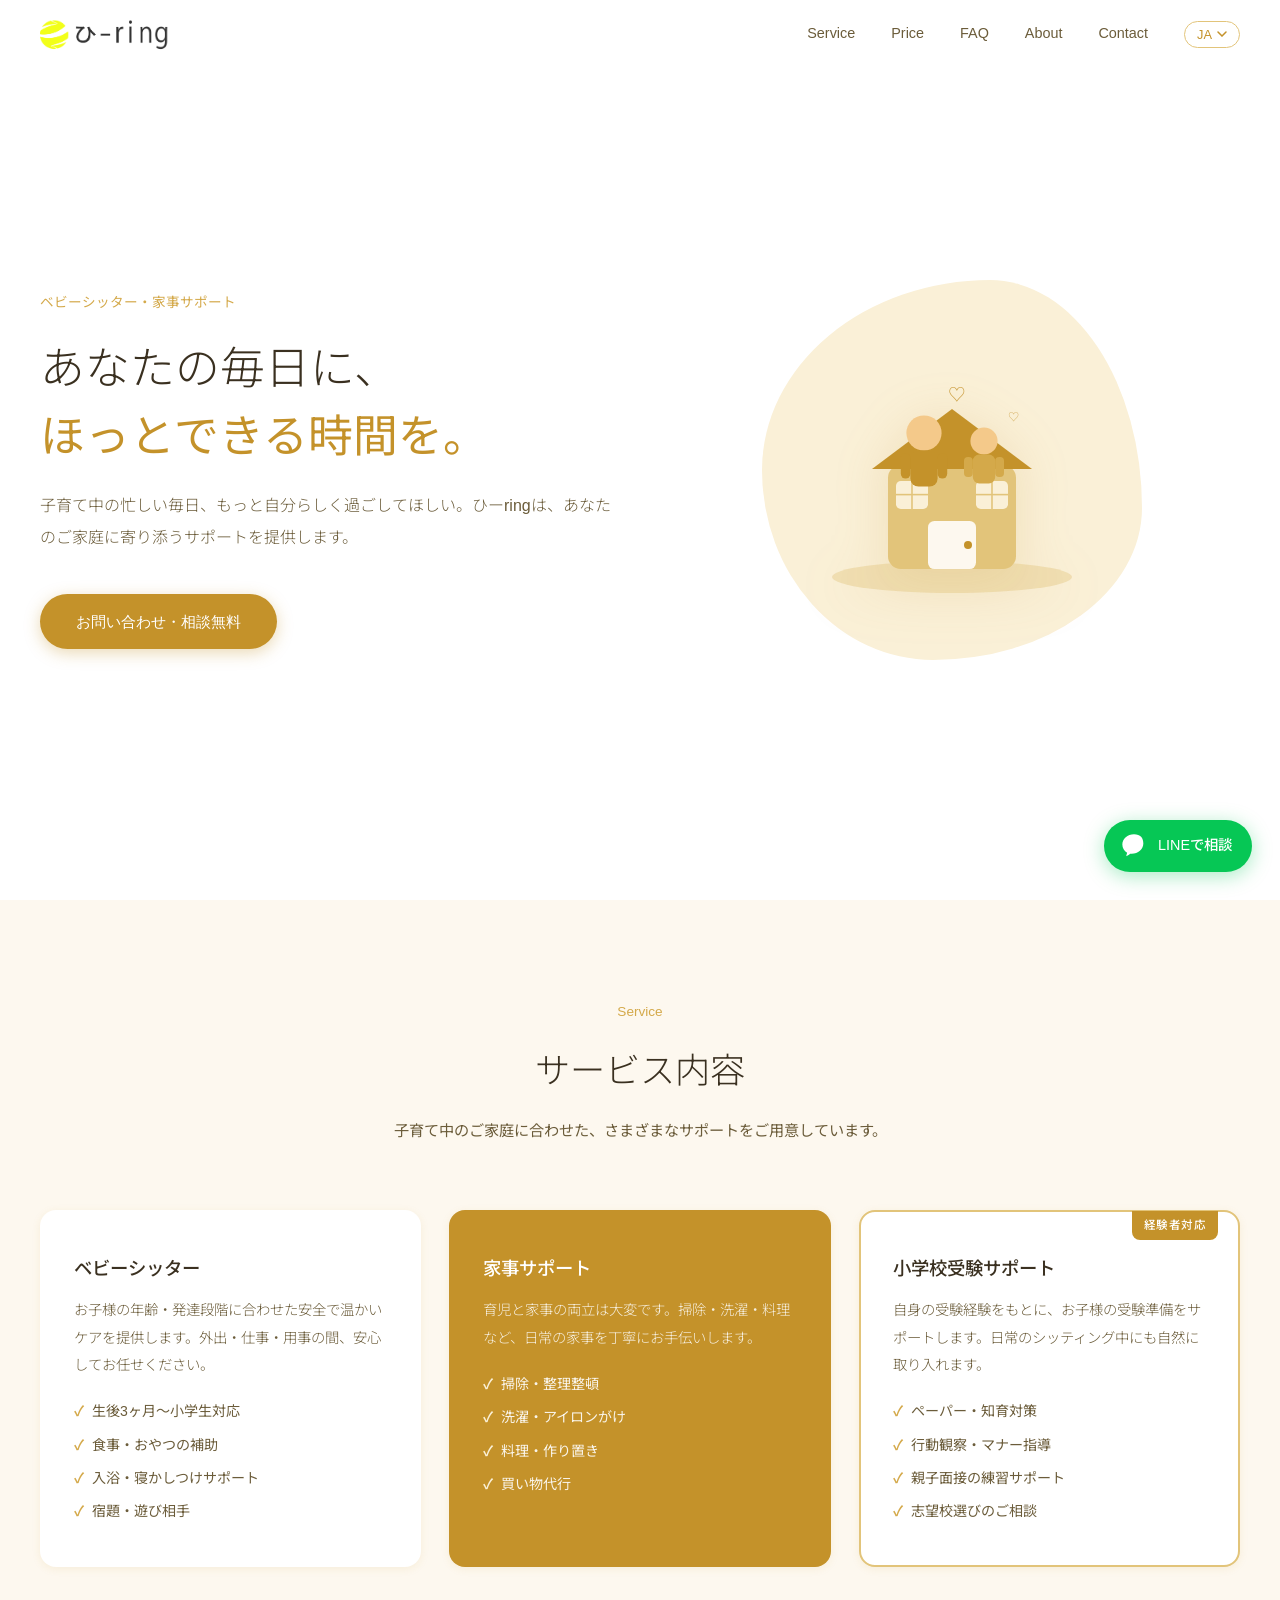
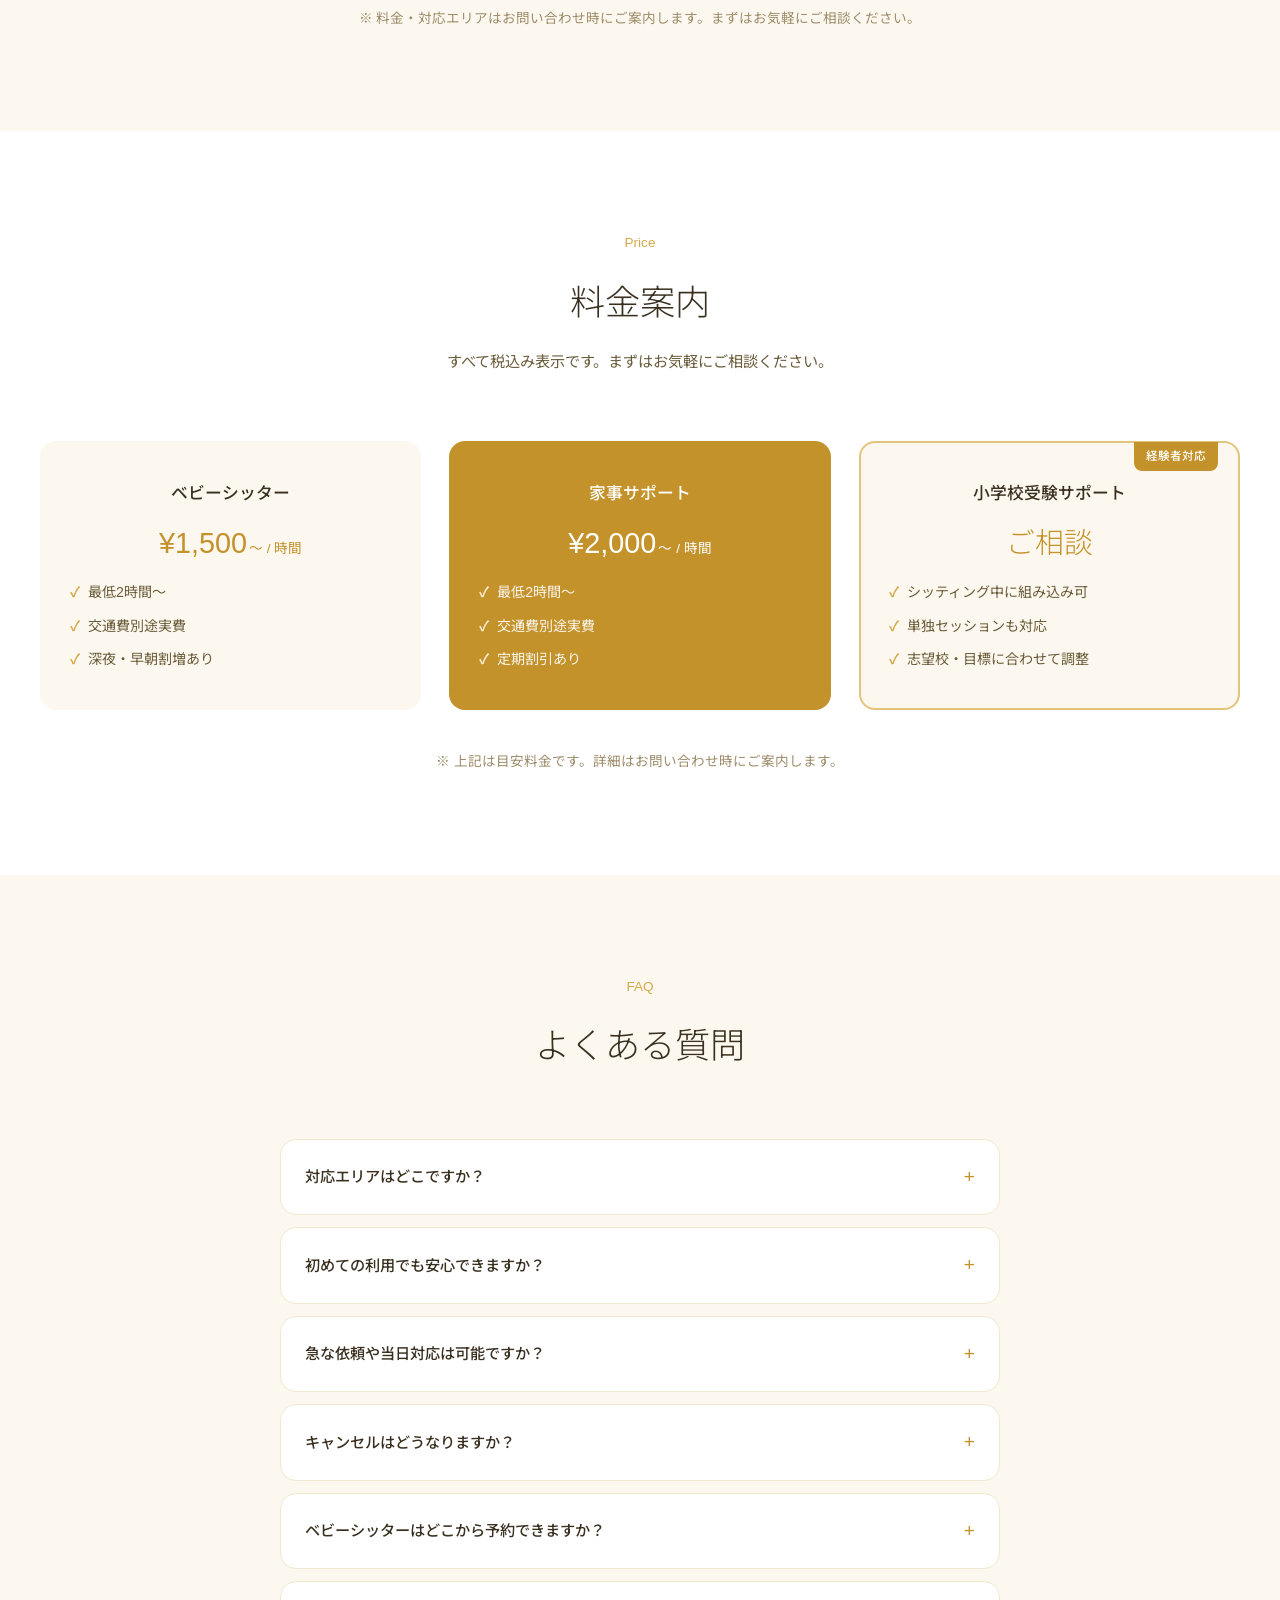
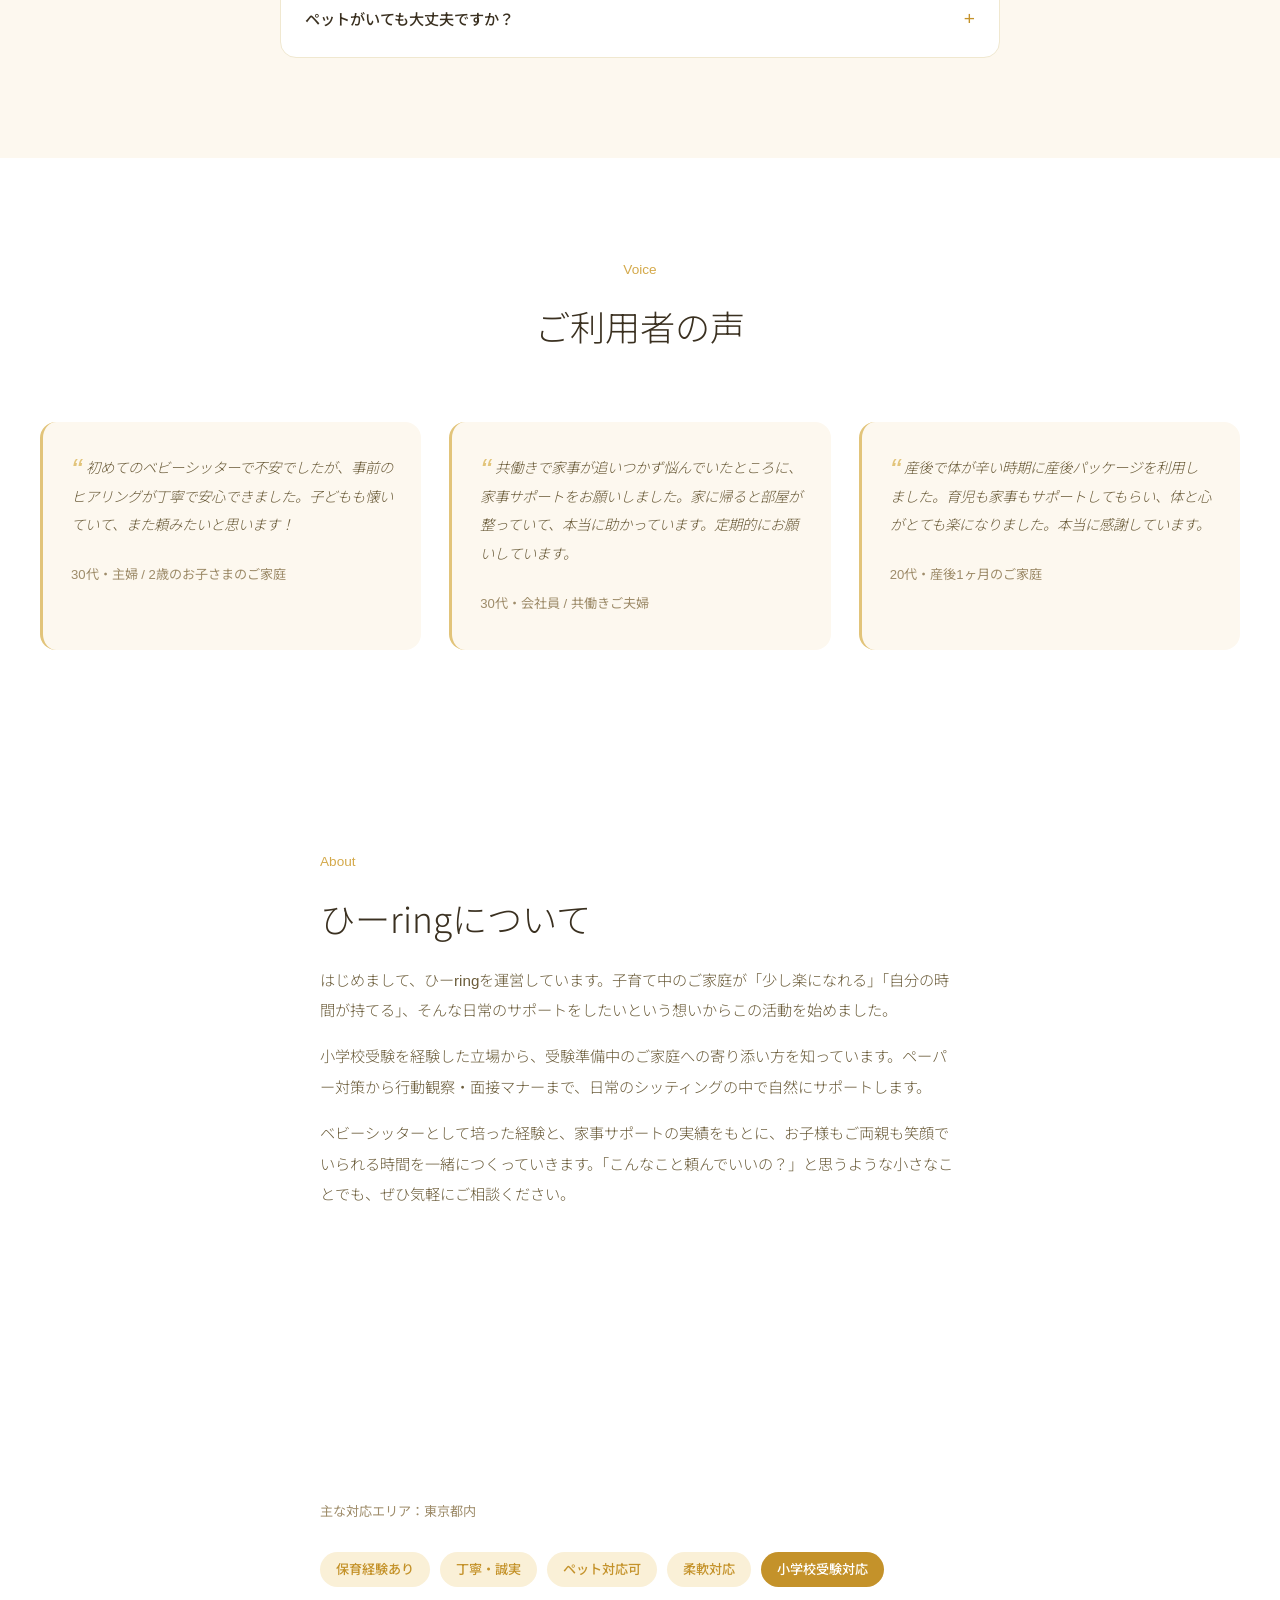
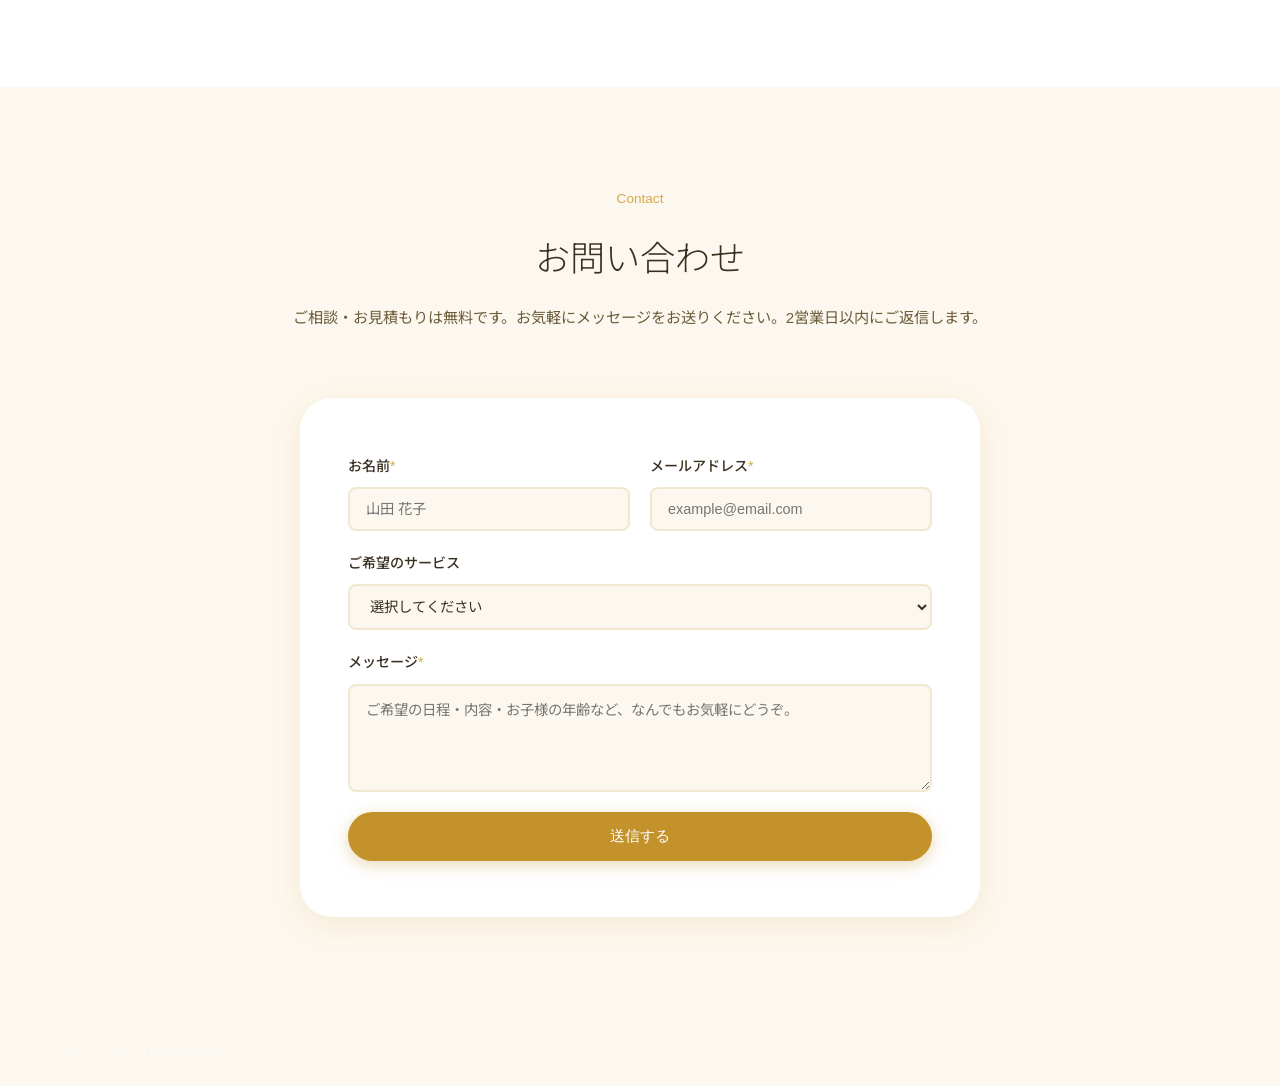
<file: index.html>
<!DOCTYPE html>
<html lang="ja">
<head>
  <meta charset="UTF-8" />
  <meta name="viewport" content="width=device-width, initial-scale=1.0" />
  <title>ひーring | ベビーシッター・家事サポート</title>

  <!-- Favicon -->
  <link rel="icon" type="image/png" href="logo.png" />
  <link rel="apple-touch-icon" href="logo.png" />

  <!-- OGP -->
  <meta property="og:title" content="ひーring | ベビーシッター・家事サポート" />
  <meta property="og:description" content="子育て中のご家庭に寄り添うサポート。ベビーシッター・家事サポート・産後ケアなど、まずはお気軽にご相談ください。" />
  <meta property="og:image" content="logo.png" />
  <meta property="og:type" content="website" />
  <meta name="twitter:card" content="summary" />
  <meta name="description" content="子育て中のご家庭に寄り添うサポート。ベビーシッター・家事サポート・産後ケアなど、まずはお気軽にご相談ください。" />

  <!-- Google Analytics（デプロイ後にGA_MEASUREMENT_IDを差し替えてください） -->
  <!-- <script async src="https://www.googletagmanager.com/gtag/js?id=GA_MEASUREMENT_ID"></script>
  <script>window.dataLayer=window.dataLayer||[];function gtag(){dataLayer.push(arguments);}gtag('js',new Date());gtag('config','GA_MEASUREMENT_ID');</script> -->

  <link rel="preconnect" href="https://fonts.googleapis.com" />
  <link rel="preconnect" href="https://fonts.gstatic.com" crossorigin />
  <link href="https://fonts.googleapis.com/css2?family=Noto+Sans+JP:wght@300;400;500&display=swap" rel="stylesheet" />
  <link rel="stylesheet" href="style.css" />
</head>
<body>

  <!-- NAV -->
  <header class="nav" id="nav">
    <div class="nav__inner">
      <a href="#top" class="nav__logo">
        <img src="logo.png" alt="ひーring" class="nav__logo-img" />
      </a>
      <button class="nav__hamburger" id="hamburger"><span></span><span></span><span></span></button>
      <nav class="nav__links" id="navLinks">
        <a href="#service">Service</a>
        <a href="#price">Price</a>
        <a href="#faq">FAQ</a>
        <a href="#about">About</a>
        <a href="#contact">Contact</a>
        <div class="lang-dropdown" id="langDropdown">
          <button class="lang-toggle" id="langToggle">
            <span id="langLabel">JA</span>
            <svg width="10" height="6" viewBox="0 0 10 6" fill="none"><path d="M1 1l4 4 4-4" stroke="currentColor" stroke-width="1.5" stroke-linecap="round"/></svg>
          </button>
          <ul class="lang-menu">
            <li><button data-lang="ja">日本語</button></li>
            <li><button data-lang="en">English</button></li>
            <li><button data-lang="zh-cn">中文（简体）</button></li>
            <li><button data-lang="zh-hk">中文（香港）</button></li>
            <li><button data-lang="zh-tw">中文（台灣）</button></li>
          </ul>
        </div>
      </nav>
    </div>
  </header>

  <!-- HERO -->
  <section class="hero" id="top">
    <div class="hero__content">
      <p class="hero__eyebrow"
        data-ja="ベビーシッター・家事サポート" data-en="Babysitting & Household Support"
        data-zh-cn="育儿保姆・家务帮助" data-zh-hk="保姆服務・家務協助" data-zh-tw="保母服務・家務協助">ベビーシッター・家事サポート</p>
      <h1 class="hero__title">
        <span data-ja="あなたの毎日に、" data-en="A moment to breathe," data-zh-cn="让您的每一天，" data-zh-hk="讓您的每一天，" data-zh-tw="讓您的每一天，">あなたの毎日に、</span><br>
        <span class="hero__title-accent"
          data-ja="ほっとできる時間を。" data-en="in your everyday life." data-zh-cn="多一点喘息的时间。" data-zh-hk="多一點喘息的時間。" data-zh-tw="多一點喘息的時間。">ほっとできる時間を。</span>
      </h1>
      <p class="hero__sub"
        data-ja="子育て中の忙しい毎日、もっと自分らしく過ごしてほしい。ひーringは、あなたのご家庭に寄り添うサポートを提供します。"
        data-en="Parenting is busy. ひーring is here to support your family so you can take a moment for yourself."
        data-zh-cn="育儿的日子很忙碌。ひーring为您的家庭提供贴心支持，让您拥有属于自己的时间。"
        data-zh-hk="育兒的日子很忙碌。ひーring為您的家庭提供貼心支援，讓您擁有屬於自己的時間。"
        data-zh-tw="育兒的日子很忙碌。ひーring為您的家庭提供貼心支援，讓您擁有屬於自己的時間。">
        子育て中の忙しい毎日、もっと自分らしく過ごしてほしい。<br>
        ひーringは、あなたのご家庭に寄り添うサポートを提供します。
      </p>
      <a href="#contact" class="btn btn--primary"
        data-ja="お問い合わせ・相談無料" data-en="Free Consultation"
        data-zh-cn="免费咨询" data-zh-hk="免費諮詢" data-zh-tw="免費諮詢">お問い合わせ・相談無料</a>
    </div>
    <div class="hero__visual">
      <div class="hero__blob"></div>
      <div class="hero__illustration">
        <svg viewBox="0 0 400 400" xmlns="http://www.w3.org/2000/svg" aria-hidden="true">
          <ellipse cx="200" cy="340" rx="150" ry="20" fill="#e2c47a" opacity="0.4"/>
          <rect x="120" y="200" width="160" height="130" rx="16" fill="#e2c47a"/>
          <polygon points="100,205 200,130 300,205" fill="#c4922a"/>
          <rect x="170" y="270" width="60" height="60" rx="8" fill="#fdf8ef"/>
          <circle cx="220" cy="300" r="5" fill="#c4922a"/>
          <rect x="130" y="220" width="40" height="35" rx="6" fill="#faf0d7"/>
          <line x1="150" y1="220" x2="150" y2="255" stroke="#e2c47a" stroke-width="2"/>
          <line x1="130" y1="237" x2="170" y2="237" stroke="#e2c47a" stroke-width="2"/>
          <rect x="230" y="220" width="40" height="35" rx="6" fill="#faf0d7"/>
          <line x1="250" y1="220" x2="250" y2="255" stroke="#e2c47a" stroke-width="2"/>
          <line x1="230" y1="237" x2="270" y2="237" stroke="#e2c47a" stroke-width="2"/>
          <circle cx="165" cy="160" r="22" fill="#f4c98a"/>
          <rect x="148" y="182" width="34" height="45" rx="10" fill="#c4922a"/>
          <rect x="136" y="185" width="12" height="32" rx="6" fill="#c4922a"/>
          <rect x="182" y="185" width="12" height="32" rx="6" fill="#c4922a"/>
          <circle cx="240" cy="170" r="17" fill="#f4c98a"/>
          <rect x="226" y="187" width="28" height="36" rx="8" fill="#d4a94a"/>
          <rect x="215" y="190" width="11" height="25" rx="5" fill="#d4a94a"/>
          <rect x="254" y="190" width="11" height="25" rx="5" fill="#d4a94a"/>
          <text x="195" y="120" font-size="22" fill="#c4922a" opacity="0.9">♡</text>
          <text x="270" y="145" font-size="14" fill="#c4922a" opacity="0.7">♡</text>
        </svg>
      </div>
    </div>
  </section>


  <!-- SERVICE -->
  <section class="section service" id="service">
    <div class="container">
      <div class="section__header">
        <p class="section__label">Service</p>
        <h2 class="section__title" data-ja="サービス内容" data-en="Our Services" data-zh-cn="服务内容" data-zh-hk="服務內容" data-zh-tw="服務內容">サービス内容</h2>
        <p class="section__desc" data-ja="子育て中のご家庭に合わせた、さまざまなサポートをご用意しています。" data-en="We offer a range of services tailored to families with children." data-zh-cn="我们为有孩子的家庭提供多种贴心服务。" data-zh-hk="我們為有孩子的家庭提供多種貼心服務。" data-zh-tw="我們為有孩子的家庭提供多種貼心服務。">子育て中のご家庭に合わせた、さまざまなサポートをご用意しています。</p>
      </div>
      <div class="service__grid">
        <div class="service-card">
          
          <h3 class="service-card__title" data-ja="ベビーシッター" data-en="Babysitting" data-zh-cn="保姆服务" data-zh-hk="保姆服務" data-zh-tw="保母服務">ベビーシッター</h3>
          <p class="service-card__text" data-ja="お子様の年齢・発達段階に合わせた安全で温かいケアを提供します。外出・仕事・用事の間、安心してお任せください。" data-en="Safe, warm care tailored to your child's age and development." data-zh-cn="根据孩子的年龄和发育阶段提供安全温暖的照护。" data-zh-hk="根據孩子的年齡和發育階段提供安全溫暖的照護。" data-zh-tw="根據孩子的年齡和發育階段提供安全溫暖的照護。">お子様の年齢・発達段階に合わせた安全で温かいケアを提供します。外出・仕事・用事の間、安心してお任せください。</p>
          <ul class="service-card__list">
            <li data-ja="生後3ヶ月〜小学生対応" data-en="3 months – elementary school age" data-zh-cn="3个月～小学生" data-zh-hk="3個月～小學生" data-zh-tw="3個月～小學生">生後3ヶ月〜小学生対応</li>
            <li data-ja="食事・おやつの補助" data-en="Meal & snack assistance" data-zh-cn="饮食辅助" data-zh-hk="飲食輔助" data-zh-tw="飲食輔助">食事・おやつの補助</li>
            <li data-ja="入浴・寝かしつけサポート" data-en="Bath & bedtime support" data-zh-cn="洗澡及就寝协助" data-zh-hk="洗澡及就寢協助" data-zh-tw="洗澡及就寢協助">入浴・寝かしつけサポート</li>
            <li data-ja="宿題・遊び相手" data-en="Homework & playtime" data-zh-cn="作业辅导及陪玩" data-zh-hk="功課輔導及陪玩" data-zh-tw="功課輔導及陪玩">宿題・遊び相手</li>
          </ul>
        </div>
        <div class="service-card service-card--accent">
          
          <h3 class="service-card__title" data-ja="家事サポート" data-en="Household Support" data-zh-cn="家务帮助" data-zh-hk="家務協助" data-zh-tw="家務協助">家事サポート</h3>
          <p class="service-card__text" data-ja="育児と家事の両立は大変です。掃除・洗濯・料理など、日常の家事を丁寧にお手伝いします。" data-en="Balancing childcare and household chores is hard. We'll take care of cleaning, laundry, cooking, and more." data-zh-cn="育儿和家务两者兼顾很辛苦。我们帮您打扫、洗衣、做饭等日常家务。" data-zh-hk="育兒和家務兩者兼顧很辛苦。我們幫您打掃、洗衣、煮飯等日常家務。" data-zh-tw="育兒和家務兩者兼顧很辛苦。我們幫您打掃、洗衣、煮飯等日常家務。">育児と家事の両立は大変です。掃除・洗濯・料理など、日常の家事を丁寧にお手伝いします。</p>
          <ul class="service-card__list">
            <li data-ja="掃除・整理整頓" data-en="Cleaning & tidying" data-zh-cn="打扫整理" data-zh-hk="打掃整理" data-zh-tw="打掃整理">掃除・整理整頓</li>
            <li data-ja="洗濯・アイロンがけ" data-en="Laundry & ironing" data-zh-cn="洗衣及熨衣" data-zh-hk="洗衣及燙衣" data-zh-tw="洗衣及燙衣">洗濯・アイロンがけ</li>
            <li data-ja="料理・作り置き" data-en="Cooking & meal prep" data-zh-cn="烹饪及备餐" data-zh-hk="烹飪及備餐" data-zh-tw="烹飪及備餐">料理・作り置き</li>
            <li data-ja="買い物代行" data-en="Grocery shopping" data-zh-cn="代购" data-zh-hk="代購" data-zh-tw="代購">買い物代行</li>
          </ul>
        </div>
        <div class="service-card service-card--exam">
          <div class="service-card__badge" data-ja="経験者対応" data-en="Expert" data-zh-cn="经验者" data-zh-hk="經驗者" data-zh-tw="經驗者">経験者対応</div>
          
          <h3 class="service-card__title" data-ja="小学校受験サポート" data-en="Elementary School Entrance Exam Support" data-zh-cn="小学入学考试辅导" data-zh-hk="小學入學考試輔導" data-zh-tw="小學入學考試輔導">小学校受験サポート</h3>
          <p class="service-card__text" data-ja="自身の受験経験をもとに、お子様の受験準備をサポートします。日常のシッティング中にも自然に取り入れます。" data-en="Drawing on my own entrance exam experience, I help children prepare naturally during everyday care." data-zh-cn="凭借自身的考试经验，在日常照护中自然融入受验准备。" data-zh-hk="憑藉自身的考試經驗，在日常照護中自然融入受驗準備。" data-zh-tw="憑藉自身的考試經驗，在日常照護中自然融入受驗準備。">自身の受験経験をもとに、お子様の受験準備をサポートします。日常のシッティング中にも自然に取り入れます。</p>
          <ul class="service-card__list">
            <li data-ja="ペーパー・知育対策" data-en="Paper test & cognitive prep" data-zh-cn="笔试及智力训练" data-zh-hk="筆試及智力訓練" data-zh-tw="筆試及智力訓練">ペーパー・知育対策</li>
            <li data-ja="行動観察・マナー指導" data-en="Behavior observation & etiquette" data-zh-cn="行为观察及礼仪指导" data-zh-hk="行為觀察及禮儀指導" data-zh-tw="行為觀察及禮儀指導">行動観察・マナー指導</li>
            <li data-ja="親子面接の練習サポート" data-en="Parent-child interview practice" data-zh-cn="亲子面试练习" data-zh-hk="親子面試練習" data-zh-tw="親子面試練習">親子面接の練習サポート</li>
            <li data-ja="志望校選びのご相談" data-en="School selection consultation" data-zh-cn="志愿学校选择咨询" data-zh-hk="志願學校選擇諮詢" data-zh-tw="志願學校選擇諮詢">志望校選びのご相談</li>
          </ul>
        </div>
      </div>
      <div class="service__note">
        <p data-ja="※ 料金・対応エリアはお問い合わせ時にご案内します。まずはお気軽にご相談ください。" data-en="* Pricing and service areas will be shared upon inquiry." data-zh-cn="※ 费用及服务区域将在咨询时告知。" data-zh-hk="※ 費用及服務區域將在諮詢時告知。" data-zh-tw="※ 費用及服務區域將在諮詢時告知。">※ 料金・対応エリアはお問い合わせ時にご案内します。まずはお気軽にご相談ください。</p>
      </div>
    </div>
  </section>

  <!-- PRICE -->
  <section class="section price" id="price">
    <div class="container">
      <div class="section__header">
        <p class="section__label">Price</p>
        <h2 class="section__title" data-ja="料金案内" data-en="Pricing" data-zh-cn="收费标准" data-zh-hk="收費標準" data-zh-tw="收費標準">料金案内</h2>
        <p class="section__desc" data-ja="すべて税込み表示です。まずはお気軽にご相談ください。" data-en="All prices are tax-included. Feel free to inquire." data-zh-cn="以下价格均含税，欢迎咨询。" data-zh-hk="以下價格均含稅，歡迎諮詢。" data-zh-tw="以下價格均含稅，歡迎諮詢。">すべて税込み表示です。まずはお気軽にご相談ください。</p>
      </div>
      <div class="price__grid">
        <div class="price-card">
          
          <h3 class="price-card__title" data-ja="ベビーシッター" data-en="Babysitting" data-zh-cn="保姆服务" data-zh-hk="保姆服務" data-zh-tw="保母服務">ベビーシッター</h3>
          <div class="price-card__amount">¥1,500<span data-ja="〜 / 時間" data-en="〜 / hr" data-zh-cn="〜 / 小时" data-zh-hk="〜 / 小時" data-zh-tw="〜 / 小時">〜 / 時間</span></div>
          <ul class="price-card__list">
            <li data-ja="最低2時間〜" data-en="Min. 2 hours" data-zh-cn="最少2小时" data-zh-hk="最少2小時" data-zh-tw="最少2小時">最低2時間〜</li>
            <li data-ja="交通費別途実費" data-en="Travel costs extra" data-zh-cn="交通费另计" data-zh-hk="交通費另計" data-zh-tw="交通費另計">交通費別途実費</li>
            <li data-ja="深夜・早朝割増あり" data-en="Late night / early morning surcharge" data-zh-cn="深夜及早晨有附加费" data-zh-hk="深夜及早晨有附加費" data-zh-tw="深夜及早晨有附加費">深夜・早朝割増あり</li>
          </ul>
        </div>
        <div class="price-card price-card--accent">
          
          <h3 class="price-card__title" data-ja="家事サポート" data-en="Household Support" data-zh-cn="家务帮助" data-zh-hk="家務協助" data-zh-tw="家務協助">家事サポート</h3>
          <div class="price-card__amount">¥2,000<span data-ja="〜 / 時間" data-en="〜 / hr" data-zh-cn="〜 / 小时" data-zh-hk="〜 / 小時" data-zh-tw="〜 / 小時">〜 / 時間</span></div>
          <ul class="price-card__list">
            <li data-ja="最低2時間〜" data-en="Min. 2 hours" data-zh-cn="最少2小时" data-zh-hk="最少2小時" data-zh-tw="最少2小時">最低2時間〜</li>
            <li data-ja="交通費別途実費" data-en="Travel costs extra" data-zh-cn="交通费另计" data-zh-hk="交通費另計" data-zh-tw="交通費另計">交通費別途実費</li>
            <li data-ja="定期割引あり" data-en="Regular booking discount" data-zh-cn="定期预约有折扣" data-zh-hk="定期預約有折扣" data-zh-tw="定期預約有折扣">定期割引あり</li>
          </ul>
        </div>
        <div class="price-card price-card--exam">
          <div class="price-card__badge" data-ja="経験者対応" data-en="Expert" data-zh-cn="经验者" data-zh-hk="經驗者" data-zh-tw="經驗者">経験者対応</div>
          
          <h3 class="price-card__title" data-ja="小学校受験サポート" data-en="Exam Support" data-zh-cn="小学入学考试辅导" data-zh-hk="小學入學考試輔導" data-zh-tw="小學入學考試輔導">小学校受験サポート</h3>
          <div class="price-card__amount" data-ja="ご相談" data-en="Inquire" data-zh-cn="请咨询" data-zh-hk="請諮詢" data-zh-tw="請諮詢">ご相談</div>
          <ul class="price-card__list">
            <li data-ja="シッティング中に組み込み可" data-en="Can be included in sitting" data-zh-cn="可融入日常照护" data-zh-hk="可融入日常照護" data-zh-tw="可融入日常照護">シッティング中に組み込み可</li>
            <li data-ja="単独セッションも対応" data-en="Stand-alone sessions available" data-zh-cn="也可单独上课" data-zh-hk="也可單獨上課" data-zh-tw="也可單獨上課">単独セッションも対応</li>
            <li data-ja="志望校・目標に合わせて調整" data-en="Tailored to target school" data-zh-cn="按目标学校定制" data-zh-hk="按目標學校定制" data-zh-tw="按目標學校定制">志望校・目標に合わせて調整</li>
          </ul>
        </div>
      </div>
      <p class="service__note" data-ja="※ 上記は目安料金です。詳細はお問い合わせ時にご案内します。" data-en="* Prices shown are estimates. Details provided upon inquiry." data-zh-cn="※ 以上为参考价格，详情请咨询。" data-zh-hk="※ 以上為參考價格，詳情請諮詢。" data-zh-tw="※ 以上為參考價格，詳情請諮詢。">※ 上記は目安料金です。詳細はお問い合わせ時にご案内します。</p>
    </div>
  </section>

  <!-- FAQ -->
  <section class="section faq" id="faq">
    <div class="container">
      <div class="section__header">
        <p class="section__label">FAQ</p>
        <h2 class="section__title" data-ja="よくある質問" data-en="FAQ" data-zh-cn="常见问题" data-zh-hk="常見問題" data-zh-tw="常見問題">よくある質問</h2>
      </div>
      <div class="faq__list">
        <details class="faq-item">
          <summary class="faq-item__q" data-ja="対応エリアはどこですか？" data-en="What areas do you cover?" data-zh-cn="服务区域在哪里？" data-zh-hk="服務區域在哪裡？" data-zh-tw="服務區域在哪裡？">対応エリアはどこですか？</summary>
          <p class="faq-item__a" data-ja="主に東京都内を中心に対応しています。エリアによっては交通費が発生する場合がありますので、まずはご相談ください。" data-en="We mainly cover central Tokyo. Travel costs may apply depending on the area." data-zh-cn="主要服务东京都内区域。根据地区可能会产生交通费，请先咨询。" data-zh-hk="主要服務東京都內區域。根據地區可能產生交通費，請先諮詢。" data-zh-tw="主要服務東京都內區域。根據地區可能產生交通費，請先諮詢。">主に東京都内を中心に対応しています。エリアによっては交通費が発生する場合がありますので、まずはご相談ください。</p>
        </details>
        <details class="faq-item">
          <summary class="faq-item__q" data-ja="初めての利用でも安心できますか？" data-en="Is it okay for first-time users?" data-zh-cn="第一次使用也没问题吗？" data-zh-hk="第一次使用也沒問題嗎？" data-zh-tw="第一次使用也沒問題嗎？">初めての利用でも安心できますか？</summary>
          <p class="faq-item__a" data-ja="はい、もちろんです。初回は事前にご挨拶・ヒアリングの時間を設けています。お子様の様子やご家庭のルールをしっかり確認した上でサポートを開始します。" data-en="Absolutely. We always start with a pre-visit meeting to learn about your child and household preferences." data-zh-cn="当然可以。我们会在首次服务前安排见面沟通，充分了解孩子情况和家庭习惯。" data-zh-hk="當然可以。我們會在首次服務前安排見面溝通，充分了解孩子情況和家庭習慣。" data-zh-tw="當然可以。我們會在首次服務前安排見面溝通，充分了解孩子情況和家庭習慣。">はい、もちろんです。初回は事前にご挨拶・ヒアリングの時間を設けています。お子様の様子やご家庭のルールをしっかり確認した上でサポートを開始します。</p>
        </details>
        <details class="faq-item">
          <summary class="faq-item__q" data-ja="急な依頼や当日対応は可能ですか？" data-en="Can I make a last-minute or same-day request?" data-zh-cn="可以临时或当天预约吗？" data-zh-hk="可以臨時或當天預約嗎？" data-zh-tw="可以臨時或當天預約嗎？">急な依頼や当日対応は可能ですか？</summary>
          <p class="faq-item__a" data-ja="状況によりますが、できる限り対応いたします。まずはLINEまたはお問い合わせフォームよりご連絡ください。" data-en="We'll do our best to accommodate urgent requests. Please contact us via LINE or the inquiry form." data-zh-cn="视情况而定，我们会尽力配合。请通过LINE或联系表单与我们联系。" data-zh-hk="視情況而定，我們會盡力配合。請通過LINE或聯絡表單與我們聯繫。" data-zh-tw="視情況而定，我們會盡力配合。請通過LINE或聯絡表單與我們聯繫。">状況によりますが、できる限り対応いたします。まずはLINEまたはお問い合わせフォームよりご連絡ください。</p>
        </details>
        <details class="faq-item">
          <summary class="faq-item__q" data-ja="キャンセルはどうなりますか？" data-en="What is your cancellation policy?" data-zh-cn="如何取消预约？" data-zh-hk="如何取消預約？" data-zh-tw="如何取消預約？">キャンセルはどうなりますか？</summary>
          <p class="faq-item__a" data-ja="前日までのキャンセルは無料です。当日キャンセルの場合は料金の50%をいただく場合があります。詳細はご予約時にご確認ください。" data-en="Cancellations made by the day before are free. Same-day cancellations may incur a 50% fee." data-zh-cn="前一天取消免费。当天取消可能收取50%费用，详情请在预约时确认。" data-zh-hk="前一天取消免費。當天取消可能收取50%費用，詳情請在預約時確認。" data-zh-tw="前一天取消免費。當天取消可能收取50%費用，詳情請在預約時確認。">前日までのキャンセルは無料です。当日キャンセルの場合は料金の50%をいただく場合があります。詳細はご予約時にご確認ください。</p>
        </details>
        <details class="faq-item">
          <summary class="faq-item__q" data-ja="ベビーシッターはどこから予約できますか？" data-en="How do I book babysitting?" data-zh-cn="保姆服务如何预约？" data-zh-hk="保姆服務如何預約？" data-zh-tw="保母服務如何預約？">ベビーシッターはどこから予約できますか？</summary>
          <p class="faq-item__a" data-ja="お問い合わせフォームまたはLINEよりご連絡ください。日程・内容を確認の上、個別にご案内いたします。" data-en="Please contact us via the inquiry form or LINE. We'll get back to you with details after confirming availability." data-zh-cn="请通过联系表单或LINE与我们联系，确认日程和内容后将为您提供详细说明。" data-zh-hk="請透過聯絡表單或LINE與我們聯繫，確認日程和內容後將為您提供詳細說明。" data-zh-tw="請透過聯絡表單或LINE與我們聯繫，確認日程和內容後將為您提供詳細說明。">お問い合わせフォームまたはLINEよりご連絡ください。日程・内容を確認の上、個別にご案内いたします。</p>
        </details>
        <details class="faq-item">
          <summary class="faq-item__q" data-ja="ペットがいても大丈夫ですか？" data-en="Is it okay if we have a pet?" data-zh-cn="家里有宠物也可以吗？" data-zh-hk="家裡有寵物也可以嗎？" data-zh-tw="家裡有寵物也可以嗎？">ペットがいても大丈夫ですか？</summary>
          <p class="faq-item__a" data-ja="はい、ペット対応可能です。動物が苦手な場合は事前にお伝えしますが、基本的には問題ありません。" data-en="Yes, pets are fine! I'll let you know in advance if there's any concern." data-zh-cn="可以的，我们接受有宠物的家庭。如有任何顾虑会提前告知。" data-zh-hk="可以的，我們接受有寵物的家庭。如有任何顧慮會提前告知。" data-zh-tw="可以的，我們接受有寵物的家庭。如有任何顧慮會提前告知。">はい、ペット対応可能です。動物が苦手な場合は事前にお伝えしますが、基本的には問題ありません。</p>
        </details>
      </div>
    </div>
  </section>

  <!-- VOICE -->
  <section class="section voice" id="voice">
    <div class="container">
      <div class="section__header">
        <p class="section__label">Voice</p>
        <h2 class="section__title" data-ja="ご利用者の声" data-en="What Clients Say" data-zh-cn="客户评价" data-zh-hk="客戶評價" data-zh-tw="客戶評價">ご利用者の声</h2>
      </div>
      <div class="voice__grid">
        <div class="voice-card">
          <p class="voice-card__text" data-ja="初めてのベビーシッターで不安でしたが、事前のヒアリングが丁寧で安心できました。子どもも懐いていて、また頼みたいと思います！" data-en="I was nervous about using a babysitter for the first time, but the pre-visit chat put me at ease. My child loved her — we'll definitely book again!" data-zh-cn="第一次使用保姆很担心，但事前沟通很细心让我放心了。孩子很喜欢，一定会再预约！" data-zh-hk="第一次使用保姆很擔心，但事前溝通很細心讓我放心了。孩子很喜歡，一定會再預約！" data-zh-tw="第一次使用保母很擔心，但事前溝通很細心讓我放心了。孩子很喜歡，一定會再預約！">初めてのベビーシッターで不安でしたが、事前のヒアリングが丁寧で安心できました。子どもも懐いていて、また頼みたいと思います！</p>
          <div class="voice-card__author">
            <span class="voice-card__name" data-ja="30代・主婦 / 2歳のお子さまのご家庭" data-en="30s, homemaker / family with 2-year-old" data-zh-cn="30多岁・家庭主妇 / 2岁孩子的家庭" data-zh-hk="30多歲・家庭主婦 / 2歲孩子的家庭" data-zh-tw="30多歲・家庭主婦 / 2歲孩子的家庭">30代・主婦 / 2歳のお子さまのご家庭</span>
          </div>
        </div>
        <div class="voice-card">
          <p class="voice-card__text" data-ja="共働きで家事が追いつかず悩んでいたところに、家事サポートをお願いしました。家に帰ると部屋が整っていて、本当に助かっています。定期的にお願いしています。" data-en="We were struggling to keep up with housework as a dual-income family. Coming home to a tidy house has been a lifesaver. Now we book regularly." data-zh-cn="双职工家庭家务做不过来，请了家务帮助。回家看到整洁的房间真的很感激，现在定期预约了。" data-zh-hk="雙職工家庭家務做不過來，請了家務協助。回家看到整潔的房間真的很感激，現在定期預約了。" data-zh-tw="雙薪家庭家務做不過來，請了家務協助。回家看到整潔的房間真的很感激，現在定期預約了。">共働きで家事が追いつかず悩んでいたところに、家事サポートをお願いしました。家に帰ると部屋が整っていて、本当に助かっています。定期的にお願いしています。</p>
          <div class="voice-card__author">
            <span class="voice-card__name" data-ja="30代・会社員 / 共働きご夫婦" data-en="30s, office worker / dual-income couple" data-zh-cn="30多岁・上班族 / 双职工夫妻" data-zh-hk="30多歲・上班族 / 雙職工夫妻" data-zh-tw="30多歲・上班族 / 雙薪夫妻">30代・会社員 / 共働きご夫婦</span>
          </div>
        </div>
        <div class="voice-card">
          <p class="voice-card__text" data-ja="産後で体が辛い時期に産後パッケージを利用しました。育児も家事もサポートしてもらい、体と心がとても楽になりました。本当に感謝しています。" data-en="I used the postpartum package when my body was exhausted after birth. Having support for both baby and chores was such a relief." data-zh-cn="产后身体很辛苦时使用了产后套餐。育儿和家务都得到了帮助，身心轻松了很多，非常感激。" data-zh-hk="產後身體很辛苦時使用了產後套餐。育兒和家務都得到了幫助，身心輕鬆了很多，非常感激。" data-zh-tw="產後身體很辛苦時使用了產後套餐。育兒和家務都得到了幫助，身心輕鬆了很多，非常感激。">産後で体が辛い時期に産後パッケージを利用しました。育児も家事もサポートしてもらい、体と心がとても楽になりました。本当に感謝しています。</p>
          <div class="voice-card__author">
            <span class="voice-card__name" data-ja="20代・産後1ヶ月のご家庭" data-en="20s / family with 1-month-old newborn" data-zh-cn="20多岁 / 产后1个月的家庭" data-zh-hk="20多歲 / 產後1個月的家庭" data-zh-tw="20多歲 / 產後1個月的家庭">20代・産後1ヶ月のご家庭</span>
          </div>
        </div>
      </div>
    </div>
  </section>

  <!-- ABOUT -->
  <section class="section about" id="about">
    <div class="container about__inner">
      <div class="about__content">
        <p class="section__label">About</p>
        <h2 class="section__title about__title" data-ja="ひーringについて" data-en="About ひーring" data-zh-cn="关于ひーring" data-zh-hk="關於ひーring" data-zh-tw="關於ひーring">ひーringについて</h2>
        <div class="about__text">
          <p data-ja="はじめまして、ひーringを運営しています。子育て中のご家庭が「少し楽になれる」「自分の時間が持てる」、そんな日常のサポートをしたいという想いからこの活動を始めました。" data-en="Hello! I run ひーring. I started this because I wanted to help families with young children find a little more ease in their day." data-zh-cn="你好！我是ひーring的主理人。希望让育儿中的家庭能稍微轻松一些。" data-zh-hk="你好！我是ひーring的主理人。希望讓育兒中的家庭能稍微輕鬆一些。" data-zh-tw="你好！我是ひーring的主理人。希望讓育兒中的家庭能稍微輕鬆一些。">はじめまして、ひーringを運営しています。子育て中のご家庭が「少し楽になれる」「自分の時間が持てる」、そんな日常のサポートをしたいという想いからこの活動を始めました。</p>
          <p data-ja="小学校受験を経験した立場から、受験準備中のご家庭への寄り添い方を知っています。ペーパー対策から行動観察・面接マナーまで、日常のシッティングの中で自然にサポートします。"
            data-en="Having gone through elementary school entrance exams myself, I understand what families need during that time. I weave exam prep — paper tests, behavior, interview etiquette — naturally into everyday care."
            data-zh-cn="凭借自身小学入学考试的经历，我深知备考家庭的需求，能在日常照护中自然融入备考支持。"
            data-zh-hk="憑藉自身小學入學考試的經歷，我深知備考家庭的需求，能在日常照護中自然融入備考支援。"
            data-zh-tw="憑藉自身小學入學考試的經歷，我深知備考家庭的需求，能在日常照護中自然融入備考支援。">小学校受験を経験した立場から、受験準備中のご家庭への寄り添い方を知っています。ペーパー対策から行動観察・面接マナーまで、日常のシッティングの中で自然にサポートします。</p>
          <p data-ja="ベビーシッターとして培った経験と、家事サポートの実績をもとに、お子様もご両親も笑顔でいられる時間を一緒につくっていきます。「こんなこと頼んでいいの？」と思うような小さなことでも、ぜひ気軽にご相談ください。" data-en="Drawing on my experience as a babysitter and household helper, I work to create moments where both children and parents can smile. Please don't hesitate to reach out." data-zh-cn="凭借保姆经验，我致力于为孩子和父母创造更多欢笑的时光。即使是小事也请放心联系。" data-zh-hk="憑藉保姆經驗，我致力於為孩子和父母創造更多歡笑的時光。即使是小事也請放心聯絡。" data-zh-tw="憑藉保母經驗，我致力於為孩子和父母創造更多歡笑的時光。即使是小事也請放心聯絡。">ベビーシッターとして培った経験と、家事サポートの実績をもとに、お子様もご両親も笑顔でいられる時間を一緒につくっていきます。「こんなこと頼んでいいの？」と思うような小さなことでも、ぜひ気軽にご相談ください。</p>
        </div>
        <div class="about__map">
          <iframe
            src="https://www.google.com/maps/embed?pb=!1m18!1m12!1m3!1d103995.90792570272!2d139.6188!3d35.6894!2m3!1f0!2f0!3f0!3m2!1i1024!2i768!4f13.1!3m3!1m2!1s0x60188b857628235d%3A0xcdd8686b29f80d50!2z5p2x5Lqs6YO9!5e0!3m2!1sja!2sjp!4v1700000000000"
            width="100%" height="240" style="border:0;border-radius:12px;" allowfullscreen="" loading="lazy"
            referrerpolicy="no-referrer-when-downgrade" title="対応エリア：東京都内">
          </iframe>
          <p class="about__map-note" data-ja="主な対応エリア：東京都内" data-en="Service area: Tokyo" data-zh-cn="主要服务区域：东京都内" data-zh-hk="主要服務區域：東京都內" data-zh-tw="主要服務區域：東京都內">主な対応エリア：東京都内</p>
        </div>
        <div class="about__tags">
          <span class="tag" data-ja="保育経験あり" data-en="Childcare experience" data-zh-cn="有育儿经验" data-zh-hk="有育兒經驗" data-zh-tw="有育兒經驗">保育経験あり</span>
          <span class="tag" data-ja="丁寧・誠実" data-en="Careful & sincere" data-zh-cn="细心诚实" data-zh-hk="細心誠實" data-zh-tw="細心誠實">丁寧・誠実</span>
          <span class="tag" data-ja="ペット対応可" data-en="Pet-friendly" data-zh-cn="可接受宠物" data-zh-hk="可接受寵物" data-zh-tw="可接受寵物">ペット対応可</span>
          <span class="tag" data-ja="柔軟対応" data-en="Flexible" data-zh-cn="灵活应对" data-zh-hk="靈活應對" data-zh-tw="靈活應對">柔軟対応</span>
          <span class="tag tag--accent" data-ja="小学校受験対応" data-en="Exam support" data-zh-cn="小学受验对应" data-zh-hk="小學受驗對應" data-zh-tw="小學受驗對應">小学校受験対応</span>
        </div>
      </div>
    </div>
  </section>

  <!-- CONTACT -->
  <section class="section contact" id="contact">
    <div class="container">
      <div class="section__header">
        <p class="section__label">Contact</p>
        <h2 class="section__title" data-ja="お問い合わせ" data-en="Get in Touch" data-zh-cn="联系我们" data-zh-hk="聯絡我們" data-zh-tw="聯絡我們">お問い合わせ</h2>
        <p class="section__desc" data-ja="ご相談・お見積もりは無料です。お気軽にメッセージをお送りください。2営業日以内にご返信します。" data-en="Consultations and quotes are free. We'll reply within 2 business days." data-zh-cn="咨询和报价均免费。我们将在2个工作日内回复。" data-zh-hk="諮詢和報價均免費。我們將在2個工作日內回覆。" data-zh-tw="諮詢和報價均免費。我們將在2個工作日內回覆。">ご相談・お見積もりは無料です。お気軽にメッセージをお送りください。2営業日以内にご返信します。</p>
      </div>
      <form class="contact-form" id="contactForm" name="contact" method="POST" data-netlify="true" netlify-honeypot="bot-field">
        <input type="hidden" name="form-name" value="contact" />
        <p style="display:none"><label>Don't fill this out: <input name="bot-field" /></label></p>
        <div class="form-row">
          <div class="form-group">
            <label for="name" data-ja="お名前" data-en="Your Name" data-zh-cn="姓名" data-zh-hk="姓名" data-zh-tw="姓名">お名前 <span class="required">*</span></label>
            <input type="text" id="name" name="name" data-placeholder-ja="山田 花子" data-placeholder-en="Jane Smith" data-placeholder-zh-cn="张 花" data-placeholder-zh-hk="陳 小花" data-placeholder-zh-tw="陳 小花" placeholder="山田 花子" required />
          </div>
          <div class="form-group">
            <label for="email" data-ja="メールアドレス" data-en="Email Address" data-zh-cn="电子邮件" data-zh-hk="電郵地址" data-zh-tw="電子郵件">メールアドレス <span class="required">*</span></label>
            <input type="email" id="email" name="email" placeholder="example@email.com" required />
          </div>
        </div>
        <div class="form-group">
          <label for="service" data-ja="ご希望のサービス" data-en="Service Requested" data-zh-cn="所需服务" data-zh-hk="所需服務" data-zh-tw="所需服務">ご希望のサービス</label>
          <select id="service" name="service">
            <option value="" data-ja="選択してください" data-en="Please select" data-zh-cn="请选择" data-zh-hk="請選擇" data-zh-tw="請選擇">選択してください</option>
            <option value="baby" data-ja="ベビーシッター" data-en="Babysitting" data-zh-cn="保姆服务" data-zh-hk="保姆服務" data-zh-tw="保母服務">ベビーシッター</option>
            <option value="housework" data-ja="家事サポート" data-en="Household Support" data-zh-cn="家务帮助" data-zh-hk="家務協助" data-zh-tw="家務協助">家事サポート</option>
            <option value="both" data-ja="両方" data-en="Both" data-zh-cn="两者都要" data-zh-hk="兩者都要" data-zh-tw="兩者都要">両方</option>
            <option value="other" data-ja="その他・相談したい" data-en="Other / Not sure" data-zh-cn="其他" data-zh-hk="其他" data-zh-tw="其他">その他・相談したい</option>
          </select>
        </div>
        <div class="form-group">
          <label for="message" data-ja="メッセージ" data-en="Message" data-zh-cn="留言" data-zh-hk="留言" data-zh-tw="留言">メッセージ <span class="required">*</span></label>
          <textarea id="message" name="message" rows="5" data-placeholder-ja="ご希望の日程・内容・お子様の年齢など、なんでもお気軽にどうぞ。" data-placeholder-en="Feel free to share preferred dates, service details, your child's age, or anything else." data-placeholder-zh-cn="请随意告知您希望的日期、服务内容、孩子的年龄等。" data-placeholder-zh-hk="請隨意告知您希望的日期、服務內容、孩子的年齡等。" data-placeholder-zh-tw="請隨意告知您希望的日期、服務內容、孩子的年齡等。" placeholder="ご希望の日程・内容・お子様の年齢など、なんでもお気軽にどうぞ。" required></textarea>
        </div>
        <button type="submit" class="btn btn--primary btn--full" data-ja="送信する" data-en="Send Message" data-zh-cn="发送" data-zh-hk="發送" data-zh-tw="送出">送信する</button>
        <div class="form-success" id="formSuccess" data-ja="✅ メッセージを送信しました。2営業日以内にご連絡いたします。" data-en="✅ Message sent! We'll get back to you within 2 business days." data-zh-cn="✅ 消息已发送！" data-zh-hk="✅ 訊息已發送！" data-zh-tw="✅ 訊息已送出！">✅ メッセージを送信しました。2営業日以内にご連絡いたします。</div>
      </form>
    </div>
  </section>

  <!-- FOOTER -->
  <footer class="footer">
    <div class="footer__inner">
      <p class="footer__copy">© 2025 ひーring. All rights reserved. ｜ <a href="privacy.html" style="color:inherit;text-decoration:none;">プライバシーポリシー</a></p>
    </div>
  </footer>

  <script src="script.js"></script>

  <!-- LINE Chat Button -->
  <a href="https://lin.ee/XXXXXXX" target="_blank" rel="noopener" class="line-btn" id="lineBtn" aria-label="LINEで問い合わせ">
    <svg xmlns="http://www.w3.org/2000/svg" viewBox="0 0 48 48" width="28" height="28" fill="white">
      <path d="M24 4C12.95 4 4 11.86 4 21.5c0 5.78 3.23 10.9 8.2 14.17-.32 1.2-1.17 4.35-1.34 5.03-.21.84.31 .83.65.6.27-.18 4.3-2.92 6.04-4.1.78.1 1.58.16 2.45.16 11.05 0 20-7.86 20-17.5S35.05 4 24 4z"/>
    </svg>
    <span class="line-btn__text" data-ja="LINEで相談" data-en="Chat on LINE" data-zh-cn="LINE咨询" data-zh-hk="LINE查詢" data-zh-tw="LINE詢問">LINEで相談</span>
  </a>
</body>
</html>
</file>
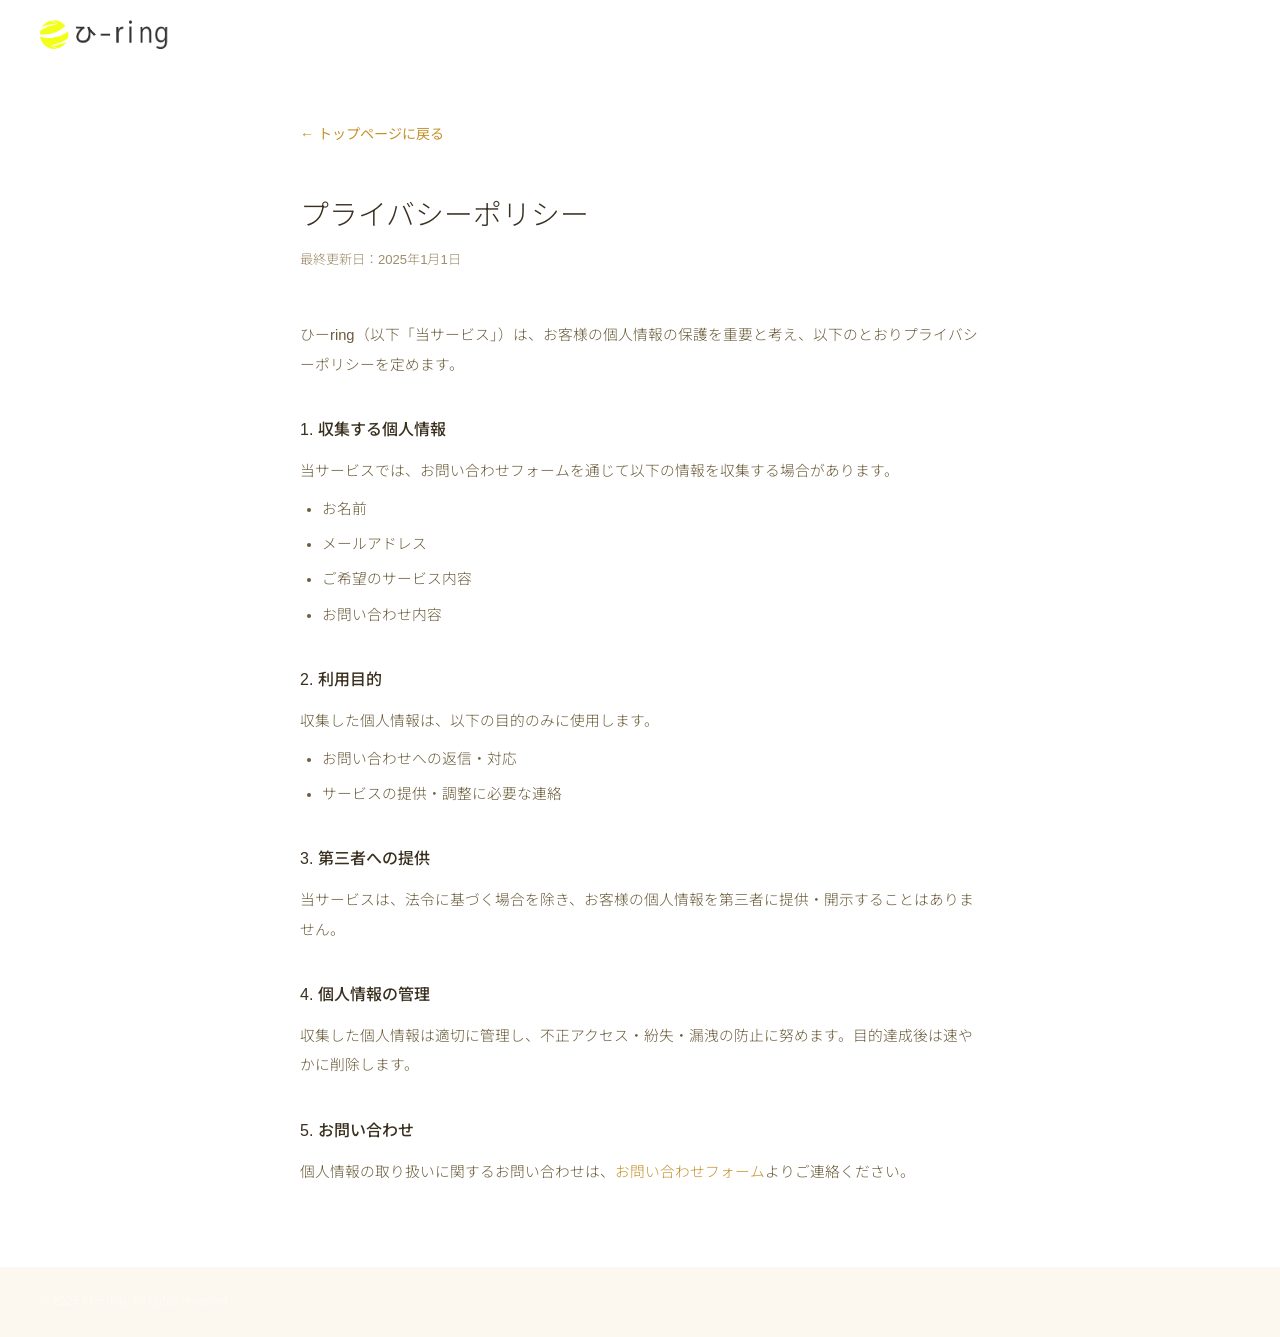
<file: privacy.html>
<!DOCTYPE html>
<html lang="ja">
<head>
  <meta charset="UTF-8" />
  <meta name="viewport" content="width=device-width, initial-scale=1.0" />
  <title>プライバシーポリシー | ひーring</title>
  <link rel="preconnect" href="https://fonts.googleapis.com" />
  <link rel="preconnect" href="https://fonts.gstatic.com" crossorigin />
  <link href="https://fonts.googleapis.com/css2?family=Noto+Sans+JP:wght@300;400;500&display=swap" rel="stylesheet" />
  <link rel="stylesheet" href="style.css" />
  <style>
    .privacy-page { padding: 120px 40px 80px; max-width: 760px; margin: 0 auto; }
    .privacy-page h1 { font-family: 'Noto Sans JP', sans-serif; font-size: clamp(1.4rem, 3vw, 1.8rem); font-weight: 300; color: var(--text-dark); margin-bottom: 8px; }
    .privacy-page .updated { font-size: .82rem; color: var(--text-light); margin-bottom: 48px; }
    .privacy-page h2 { font-size: 1rem; font-weight: 500; color: var(--text-dark); margin: 36px 0 12px; }
    .privacy-page p, .privacy-page li { font-size: .92rem; color: var(--text-mid); line-height: 2; font-weight: 300; }
    .privacy-page ul { padding-left: 1.4em; margin-top: 8px; }
    .privacy-page li { margin-bottom: 6px; }
    .privacy-page a { color: var(--gold); text-decoration: none; }
    .privacy-page a:hover { text-decoration: underline; }
    .back-link { display: inline-flex; align-items: center; gap: 6px; font-size: .88rem; color: var(--gold); text-decoration: none; margin-bottom: 40px; }
    .back-link:hover { text-decoration: underline; }
  </style>
</head>
<body>

  <header class="nav" id="nav">
    <div class="nav__inner">
      <a href="index.html" class="nav__logo">
        <img src="logo.png" alt="ひーring" class="nav__logo-img" />
      </a>
    </div>
  </header>

  <main class="privacy-page">
    <a href="index.html" class="back-link">← トップページに戻る</a>
    <h1>プライバシーポリシー</h1>
    <p class="updated">最終更新日：2025年1月1日</p>

    <p>ひーring（以下「当サービス」）は、お客様の個人情報の保護を重要と考え、以下のとおりプライバシーポリシーを定めます。</p>

    <h2>1. 収集する個人情報</h2>
    <p>当サービスでは、お問い合わせフォームを通じて以下の情報を収集する場合があります。</p>
    <ul>
      <li>お名前</li>
      <li>メールアドレス</li>
      <li>ご希望のサービス内容</li>
      <li>お問い合わせ内容</li>
    </ul>

    <h2>2. 利用目的</h2>
    <p>収集した個人情報は、以下の目的のみに使用します。</p>
    <ul>
      <li>お問い合わせへの返信・対応</li>
      <li>サービスの提供・調整に必要な連絡</li>
    </ul>

    <h2>3. 第三者への提供</h2>
    <p>当サービスは、法令に基づく場合を除き、お客様の個人情報を第三者に提供・開示することはありません。</p>

    <h2>4. 個人情報の管理</h2>
    <p>収集した個人情報は適切に管理し、不正アクセス・紛失・漏洩の防止に努めます。目的達成後は速やかに削除します。</p>

    <h2>5. お問い合わせ</h2>
    <p>個人情報の取り扱いに関するお問い合わせは、<a href="index.html#contact">お問い合わせフォーム</a>よりご連絡ください。</p>
  </main>

  <footer class="footer">
    <div class="footer__inner">
      <p class="footer__copy">© 2025 ひーring. All rights reserved.</p>
    </div>
  </footer>

  <script>
    const nav = document.getElementById('nav');
    window.addEventListener('scroll', () => {
      nav.classList.toggle('scrolled', window.scrollY > 20);
    });
  </script>
</body>
</html>
</file>
<file: style.css>
/* ===== RESET & BASE ===== */
*, *::before, *::after { box-sizing: border-box; margin: 0; padding: 0; }

:root {
  --gold:         #c4922a;
  --gold-mid:     #d4a94a;
  --gold-light:   #e2c47a;
  --gold-pale:    #faf0d7;
  --cream:        #fdf8ef;
  --cream-dark:   #f0e8d0;
  --text-dark:    #3a3020;
  --text-mid:     #6b5c3a;
  --text-light:   #9e8c6a;
  --white:        #ffffff;
  --radius-sm:    8px;
  --radius-md:    16px;
  --radius-lg:    32px;
  --shadow-sm:    0 2px 8px rgba(196,146,42,.10);
  --shadow-md:    0 8px 32px rgba(196,146,42,.14);
  --transition:   .3s cubic-bezier(.4,0,.2,1);
}

html { scroll-behavior: smooth; }

body {
  font-family: 'Helvetica Neue', Helvetica, 'Noto Sans JP', Arial, sans-serif;
  color: var(--text-dark);
  background: var(--white);
  font-size: 16px;
  line-height: 1.8;
  overflow-x: hidden;
}

/* ===== NAV ===== */
.nav {
  position: fixed;
  top: 0; left: 0; right: 0;
  z-index: 100;
  background: rgba(255,255,255,.92);
  backdrop-filter: blur(12px);
  transition: box-shadow var(--transition);
}
.nav.scrolled { box-shadow: var(--shadow-sm); }

.nav__inner {
  
  
  padding: 0 40px;
  height: 68px;
  display: flex;
  align-items: center;
  justify-content: space-between;
}

.nav__logo { text-decoration: none; display: flex; align-items: center; }
.nav__logo-img { height: 36px; width: auto; display: block; }

.nav__links { display: flex; align-items: center; gap: 36px; }
.nav__links a {
  font-size: .9rem;
  font-weight: 400;
  color: var(--text-mid);
  text-decoration: none;
  transition: color var(--transition);
}
.nav__links a:hover { color: var(--gold); }

.nav__hamburger {
  display: none; flex-direction: column; gap: 5px;
  background: none; border: none; cursor: pointer; padding: 4px;
}
.nav__hamburger span {
  display: block; width: 24px; height: 2px;
  background: var(--text-dark); border-radius: 2px; transition: var(--transition);
}

/* Lang dropdown */
.lang-dropdown { position: relative; }

.lang-toggle {
  display: flex; align-items: center; gap: 5px;
  background: none; border: 1.5px solid var(--gold-light);
  color: var(--gold); font-family: 'Helvetica Neue', Helvetica, Arial, sans-serif;
  font-size: .8rem; font-weight: 500; padding: 5px 12px;
  border-radius: 100px; cursor: pointer;
  transition: background var(--transition), color var(--transition);
}
.lang-toggle:hover,
.lang-dropdown:hover .lang-toggle { background: var(--gold); color: var(--white); }
.lang-toggle svg { transition: transform var(--transition); }
.lang-dropdown:hover .lang-toggle svg { transform: rotate(180deg); }

.lang-menu {
  display: none; position: absolute; top: calc(100% + 8px); right: 0;
  background: var(--white); border: 1px solid var(--cream-dark);
  border-radius: var(--radius-md); list-style: none;
  min-width: 160px; overflow: hidden; z-index: 200; box-shadow: var(--shadow-md);
}
.lang-dropdown:hover .lang-menu { display: block; }
.lang-menu li button {
  display: block; width: 100%; padding: 12px 20px;
  background: none; border: none; text-align: left;
  font-family: 'Helvetica Neue', Helvetica, Arial, sans-serif;
  font-size: .88rem; color: var(--text-dark); cursor: pointer;
  transition: background var(--transition), color var(--transition);
  border-bottom: 1px solid var(--cream-dark);
}
.lang-menu li:last-child button { border-bottom: none; }
.lang-menu li button:hover { background: var(--cream); color: var(--gold); }
.lang-menu li button.active { color: var(--gold); font-weight: 500; }

/* ===== HERO ===== */
.hero {
  min-height: 100vh;
  display: grid;
  grid-template-columns: 1fr 1fr;
  align-items: center;
  gap: 48px;
  
  
  padding: 100px 40px 60px;
}

.hero__eyebrow {
  font-size: .85rem;
  color: var(--gold-mid);
  margin-bottom: 16px;
  font-weight: 400;
}

.hero__title {
  font-family: 'Noto Sans JP', 'Helvetica Neue', Helvetica, Arial, sans-serif;
  font-size: clamp(1.8rem, 3.5vw, 2.8rem);
  font-weight: 300;
  line-height: 1.5;
  color: var(--text-dark);
  margin-bottom: 24px;
}
.hero__title-accent { color: var(--gold); font-weight: 400; }

.hero__sub {
  font-size: 1rem; color: var(--text-mid);
  margin-bottom: 40px; line-height: 2; font-weight: 300;
}

.hero__visual { position: relative; display: flex; align-items: center; justify-content: center; }

.hero__blob {
  position: absolute; width: 380px; height: 380px;
  background: var(--gold-pale);
  border-radius: 60% 40% 55% 45% / 50% 60% 40% 50%;
  animation: blobMove 8s ease-in-out infinite;
}
@keyframes blobMove {
  0%,100% { border-radius: 60% 40% 55% 45% / 50% 60% 40% 50%; }
  50%      { border-radius: 45% 55% 40% 60% / 60% 40% 55% 45%; }
}

.hero__illustration { position: relative; width: 320px; filter: drop-shadow(0 8px 24px rgba(196,146,42,.18)); }
.hero__illustration svg { width: 100%; }

/* ===== FEATURES BAR ===== */
.features-bar { background: var(--gold); padding: 20px 0; }
.features-bar__inner {
   margin: 0 auto; padding: 0 40px;
  display: flex; justify-content: space-around; flex-wrap: wrap; gap: 16px;
}
.feature { display: flex; align-items: center; gap: 10px; color: var(--white); font-size: .9rem; }
.feature__icon { font-size: 1.2rem; }

/* ===== SECTION BASE ===== */
.section { padding: 100px 0; }
.container {  margin: 0 auto; padding: 0 40px; }

.section__header { text-align: center; margin-bottom: 64px; }
.section__label {
  font-size: .85rem; color: var(--gold-mid);
  font-weight: 400; margin-bottom: 12px; display: block;
}
.section__title {
  font-family: 'Noto Sans JP', 'Helvetica Neue', Helvetica, Arial, sans-serif;
  font-size: clamp(1.6rem, 3vw, 2.2rem);
  font-weight: 300; color: var(--text-dark); margin-bottom: 16px;
}
.section__desc { color: var(--text-mid); font-size: .95rem; line-height: 2; }

/* ===== SERVICE ===== */
.service { background: var(--cream); }

.service__grid { display: grid; grid-template-columns: repeat(3, 1fr); gap: 28px; }

.service-card {
  background: var(--white); border-radius: var(--radius-md);
  padding: 40px 32px; box-shadow: var(--shadow-sm);
  transition: transform var(--transition), box-shadow var(--transition);
  border: 2px solid transparent;
}
.service-card:hover { transform: translateY(-6px); box-shadow: var(--shadow-md); border-color: var(--gold-pale); }

.service-card--accent { background: var(--gold); color: var(--white); }
.service-card--accent .service-card__text { color: rgba(255,255,255,.85); }
.service-card--accent .service-card__list li { color: rgba(255,255,255,.9); }
.service-card--accent .service-card__list li::before { color: var(--gold-pale); }

.service-card__icon { font-size: 2.4rem; margin-bottom: 20px; }
.service-card__title { font-size: 1.15rem; font-weight: 500; margin-bottom: 12px; }
.service-card__text { font-size: .9rem; color: var(--text-mid); line-height: 1.9; margin-bottom: 20px; font-weight: 300; }
.service-card__list { list-style: none; display: flex; flex-direction: column; gap: 8px; }
.service-card__list li { font-size: .88rem; color: var(--text-mid); display: flex; align-items: center; gap: 8px; }
.service-card__list li::before { content: '✓'; color: var(--gold-mid); font-weight: 700; flex-shrink: 0; }

.service__note { text-align: center; margin-top: 40px; font-size: .85rem; color: var(--text-light); }

/* ===== ABOUT ===== */
.about { background: var(--white); }
.about__inner { max-width: 720px; margin: 0 auto; }
.about__title { text-align: left; }

.about__text { display: flex; flex-direction: column; gap: 16px; color: var(--text-mid); font-size: .95rem; line-height: 2; margin-bottom: 32px; font-weight: 300; }

.about__tags { display: flex; flex-wrap: wrap; gap: 10px; }
.tag {
  background: var(--gold-pale); color: var(--gold);
  font-size: .82rem; font-weight: 500; padding: 6px 16px; border-radius: 100px;
}

/* ===== CONTACT ===== */
.contact { background: var(--cream); }

.contact-form { max-width: 680px; margin: 0 auto; background: var(--white); border-radius: var(--radius-lg); padding: 56px 48px; box-shadow: var(--shadow-md); }

.form-row { display: grid; grid-template-columns: 1fr 1fr; gap: 20px; }

.form-group { display: flex; flex-direction: column; gap: 8px; margin-bottom: 20px; }
.form-group label { font-size: .88rem; font-weight: 500; color: var(--text-dark); }
.required { color: var(--gold-mid); }

.form-group input,
.form-group select,
.form-group textarea {
  width: 100%; border: 2px solid var(--cream-dark); border-radius: var(--radius-sm);
  padding: 12px 16px; font-family: 'Helvetica Neue', Helvetica, 'Noto Sans JP', Arial, sans-serif;
  font-size: .9rem; color: var(--text-dark); background: var(--cream); outline: none;
  transition: border-color var(--transition), background var(--transition);
}
.form-group input:focus,
.form-group select:focus,
.form-group textarea:focus { border-color: var(--gold-mid); background: var(--white); }
.form-group textarea { resize: vertical; }

.form-success {
  display: none; margin-top: 16px; padding: 16px 20px;
  background: var(--gold-pale); border-radius: var(--radius-sm);
  font-size: .9rem; color: var(--gold); text-align: center;
}

/* ===== BUTTONS ===== */
.btn {
  display: inline-flex; align-items: center; justify-content: center;
  padding: 14px 36px; border-radius: 100px;
  font-family: 'Helvetica Neue', Helvetica, Arial, sans-serif;
  font-size: .95rem; font-weight: 500; text-decoration: none;
  cursor: pointer; border: none; transition: transform var(--transition), box-shadow var(--transition);
}
.btn--primary { background: var(--gold); color: var(--white); box-shadow: 0 4px 16px rgba(196,146,42,.35); }
.btn--primary:hover { transform: translateY(-2px); box-shadow: 0 8px 24px rgba(196,146,42,.45); }
.btn--full { width: 100%; }

/* ===== FOOTER ===== */
.footer { background: var(--cream); color: var(--text-light); padding: 24px 40px; }
.footer__inner { display: flex; flex-direction: row; align-items: center; justify-content: space-between; gap: 24px; flex-wrap: wrap; }
.footer__logo { font-size: 1.3rem; font-weight: 300; letter-spacing: .04em; }
.footer__tagline { font-size: .85rem; color: rgba(255,255,255,.6); }
.footer__nav { display: flex; gap: 28px; }
.footer__nav a { font-size: .85rem; color: rgba(255,255,255,.7); text-decoration: none; transition: color var(--transition); }
.footer__nav a:hover { color: var(--white); }
.footer__copy { font-size: .75rem; color: rgba(255,255,255,.4); }

/* ===== PRICE ===== */
.price { background: var(--white); }
.price__grid { display: grid; grid-template-columns: repeat(3, 1fr); gap: 28px; }

.price-card {
  background: var(--cream); border-radius: var(--radius-md);
  padding: 36px 28px; text-align: center;
  border: 2px solid transparent;
  transition: transform var(--transition), box-shadow var(--transition);
}
.price-card:hover { transform: translateY(-6px); box-shadow: var(--shadow-md); border-color: var(--gold-pale); }
.price-card--accent { background: var(--gold); color: var(--white); }
.price-card--accent .price-card__amount { color: var(--white); }
.price-card--accent .price-card__list li { color: rgba(255,255,255,.9); }
.price-card--accent .price-card__list li::before { color: var(--gold-pale); }

.price-card__icon { font-size: 2.2rem; margin-bottom: 16px; }
.price-card__title { font-size: 1.05rem; font-weight: 500; margin-bottom: 16px; }
.price-card__amount {
  font-size: 1.8rem; font-weight: 300; color: var(--gold); margin-bottom: 20px; line-height: 1.2;
}
.price-card__amount span { font-size: .85rem; font-weight: 400; margin-left: 2px; }
.price-card__list { list-style: none; text-align: left; display: flex; flex-direction: column; gap: 8px; }
.price-card__list li { font-size: .88rem; color: var(--text-mid); display: flex; align-items: center; gap: 8px; }
.price-card__list li::before { content: '✓'; color: var(--gold-mid); font-weight: 700; flex-shrink: 0; }

/* Booking options inside service card */
.service-card__booking { margin-top: 20px; padding-top: 16px; border-top: 1px solid var(--cream-dark); }
.service-card__booking-label { font-size: .78rem; color: var(--text-light); margin-bottom: 10px; }
.booking-options { display: flex; flex-direction: column; gap: 8px; }
.booking-option {
  display: flex; justify-content: space-between; align-items: center;
  padding: 10px 14px; border-radius: var(--radius-sm);
  text-decoration: none; transition: background var(--transition);
}
.booking-option--poppins { background: #eaf7f0; border: 1px solid #b2e0c8; }
.booking-option--poppins:hover { background: #d4f0e2; }
.booking-option--direct { background: var(--gold-pale); border: 1px solid var(--gold-light); }
.booking-option--direct:hover { background: var(--cream-dark); }
.booking-option__name { font-size: .88rem; font-weight: 500; color: var(--text-dark); }
.booking-option--poppins .booking-option__name { color: #1a7a4a; }
.booking-option--direct .booking-option__name { color: var(--gold); }
.booking-option__note { font-size: .76rem; color: var(--text-light); }

/* Service card exam variant */
.service-card--exam { border: 2px solid var(--gold-light); position: relative; }
.service-card__badge {
  position: absolute; top: -1px; right: 20px;
  background: var(--gold); color: var(--white);
  font-size: .72rem; font-weight: 500; padding: 4px 12px;
  border-radius: 0 0 8px 8px; letter-spacing: .04em;
}

/* Price card exam variant */
.price-card--exam { border: 2px solid var(--gold-light); position: relative; }
.price-card__badge {
  position: absolute; top: -1px; right: 20px;
  background: var(--gold); color: var(--white);
  font-size: .72rem; font-weight: 500; padding: 4px 12px;
  border-radius: 0 0 8px 8px;
}

/* Tag accent */
.tag--accent { background: var(--gold); color: var(--white); }

/* ===== FAQ ===== */
.faq { background: var(--cream); }
.faq__list { max-width: 720px; margin: 0 auto; display: flex; flex-direction: column; gap: 12px; }

.faq-item {
  background: var(--white); border-radius: var(--radius-md);
  border: 1.5px solid var(--cream-dark); overflow: hidden;
}
.faq-item[open] { border-color: var(--gold-light); }

.faq-item__q {
  padding: 20px 24px; font-size: .95rem; font-weight: 500;
  color: var(--text-dark); cursor: pointer; list-style: none;
  display: flex; justify-content: space-between; align-items: center;
  transition: color var(--transition);
}
.faq-item__q::-webkit-details-marker { display: none; }
.faq-item__q::after { content: '+'; font-size: 1.2rem; color: var(--gold); flex-shrink: 0; transition: transform var(--transition); }
.faq-item[open] .faq-item__q::after { transform: rotate(45deg); }
.faq-item__q:hover { color: var(--gold); }

.faq-item__a {
  padding: 0 24px 20px; font-size: .9rem; color: var(--text-mid);
  line-height: 2; font-weight: 300;
}

/* ===== VOICE ===== */
.voice { background: var(--white); }
.voice__grid { display: grid; grid-template-columns: repeat(3, 1fr); gap: 28px; }

.voice-card {
  background: var(--cream); border-radius: var(--radius-md);
  padding: 32px 28px; display: flex; flex-direction: column; gap: 20px;
  border-left: 3px solid var(--gold-light);
}
.voice-card__text {
  font-size: .9rem; color: var(--text-mid); line-height: 2;
  font-weight: 300; font-style: italic;
}
.voice-card__text::before { content: '\201C'; color: var(--gold-light); font-size: 2rem; line-height: 0; vertical-align: -0.5rem; margin-right: 4px; }
.voice-card__name { font-size: .82rem; color: var(--text-light); font-weight: 400; }

/* ===== ABOUT MAP ===== */
.about__map { margin-bottom: 28px; }
.about__map-note { font-size: .82rem; color: var(--text-light); margin-top: 8px; }

/* ===== LINE CHAT BUTTON ===== */
.line-btn {
  position: fixed;
  bottom: 28px;
  right: 28px;
  z-index: 999;
  display: flex;
  align-items: center;
  gap: 10px;
  background: #06C755;
  color: #fff;
  text-decoration: none;
  padding: 12px 20px 12px 16px;
  border-radius: 100px;
  box-shadow: 0 4px 20px rgba(6,199,85,.35);
  font-size: .9rem;
  font-weight: 500;
  transition: transform var(--transition), box-shadow var(--transition);
}
.line-btn:hover {
  transform: translateY(-3px);
  box-shadow: 0 8px 28px rgba(6,199,85,.45);
}

/* ===== RESPONSIVE ===== */
@media (max-width: 900px) {
  .hero { grid-template-columns: 1fr; text-align: center; padding-top: 120px; min-height: auto; }
  .hero__visual { order: -1; }
  .hero__blob { width: 280px; height: 280px; }
  .hero__illustration { width: 240px; }
  .service__grid { grid-template-columns: 1fr; max-width: 480px; margin: 0 auto; }
  .price__grid { grid-template-columns: 1fr; max-width: 480px; margin: 0 auto; }
  .voice__grid { grid-template-columns: 1fr; max-width: 560px; margin: 0 auto; }
  .contact-form { padding: 36px 24px; }
  .form-row { grid-template-columns: 1fr; }
}

@media (max-width: 600px) {
  .nav__links { display: none; flex-direction: column; position: absolute; top: 68px; left: 0; right: 0; background: var(--white); padding: 24px; gap: 20px; border-bottom: 1px solid var(--gold-pale); box-shadow: var(--shadow-md); }
  .nav__links.open { display: flex; }
  .nav__hamburger { display: flex; }
  .section { padding: 72px 0; }
}
</file>
